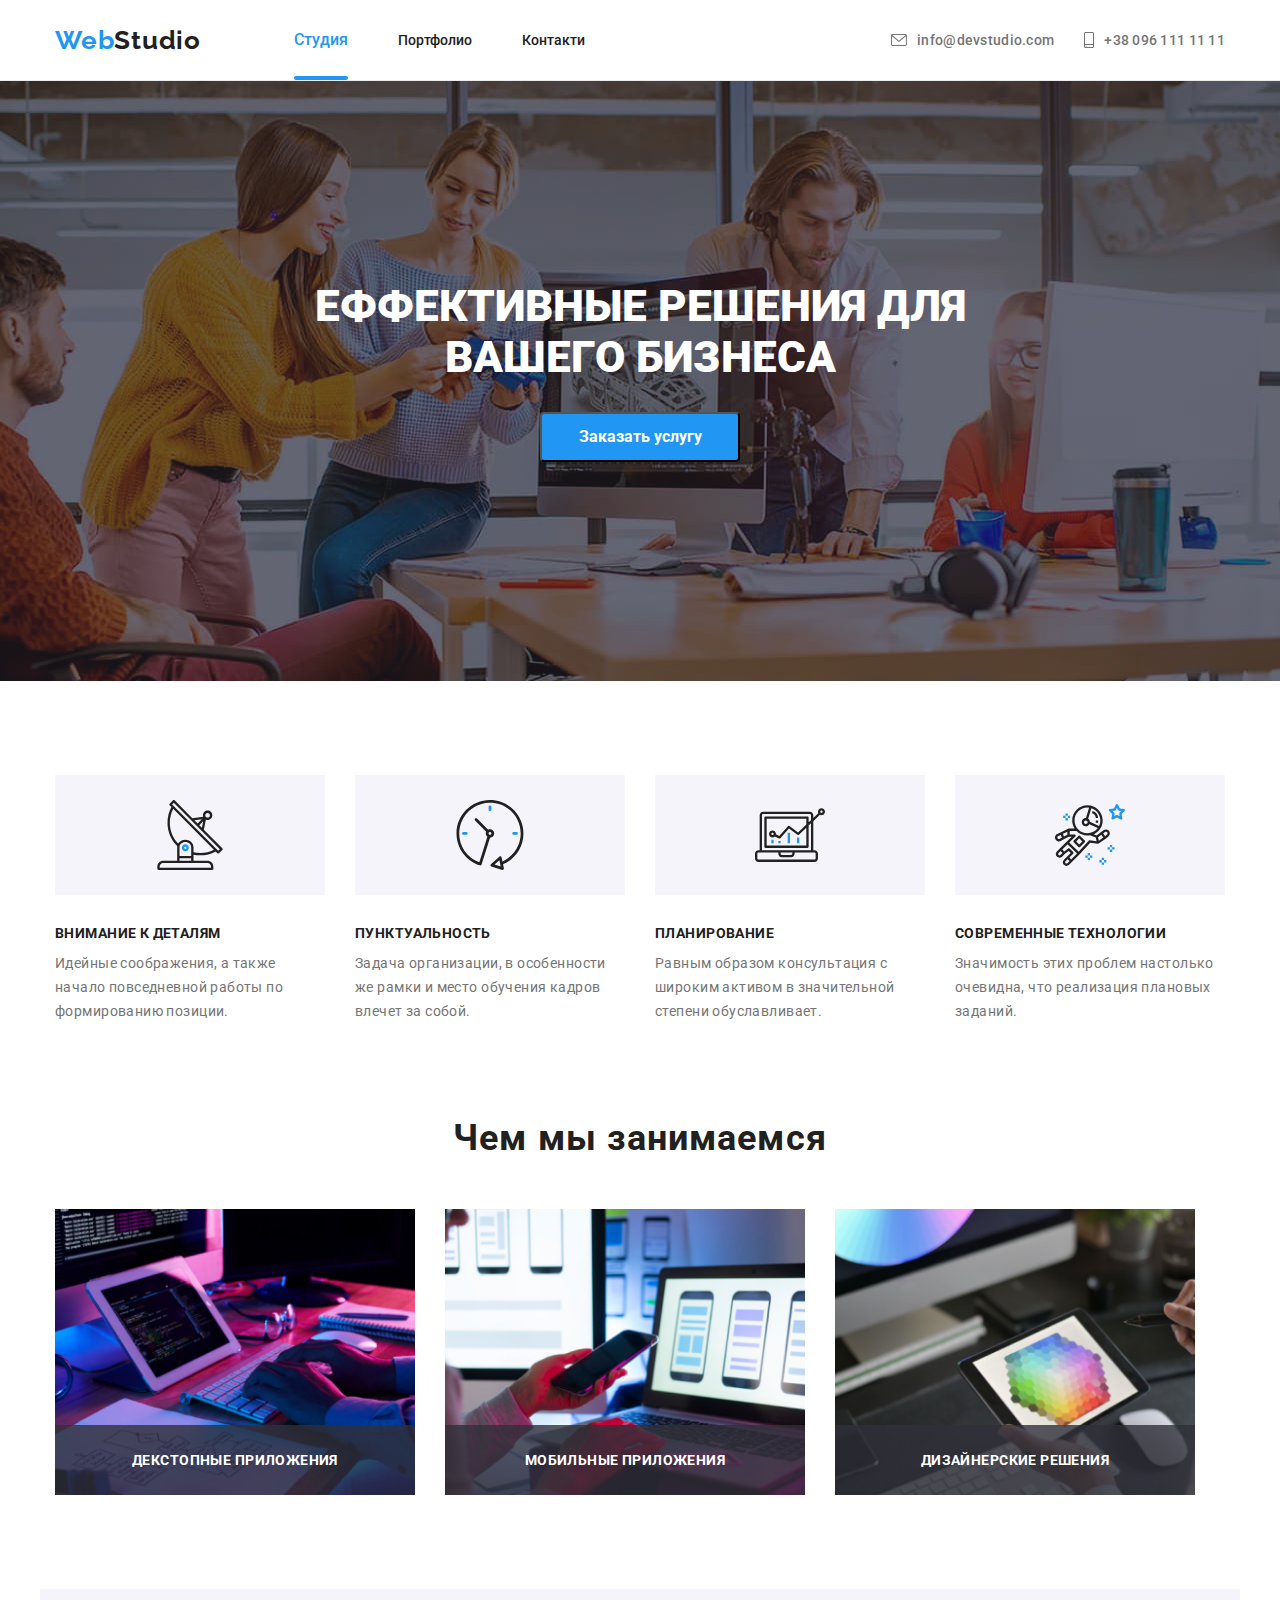
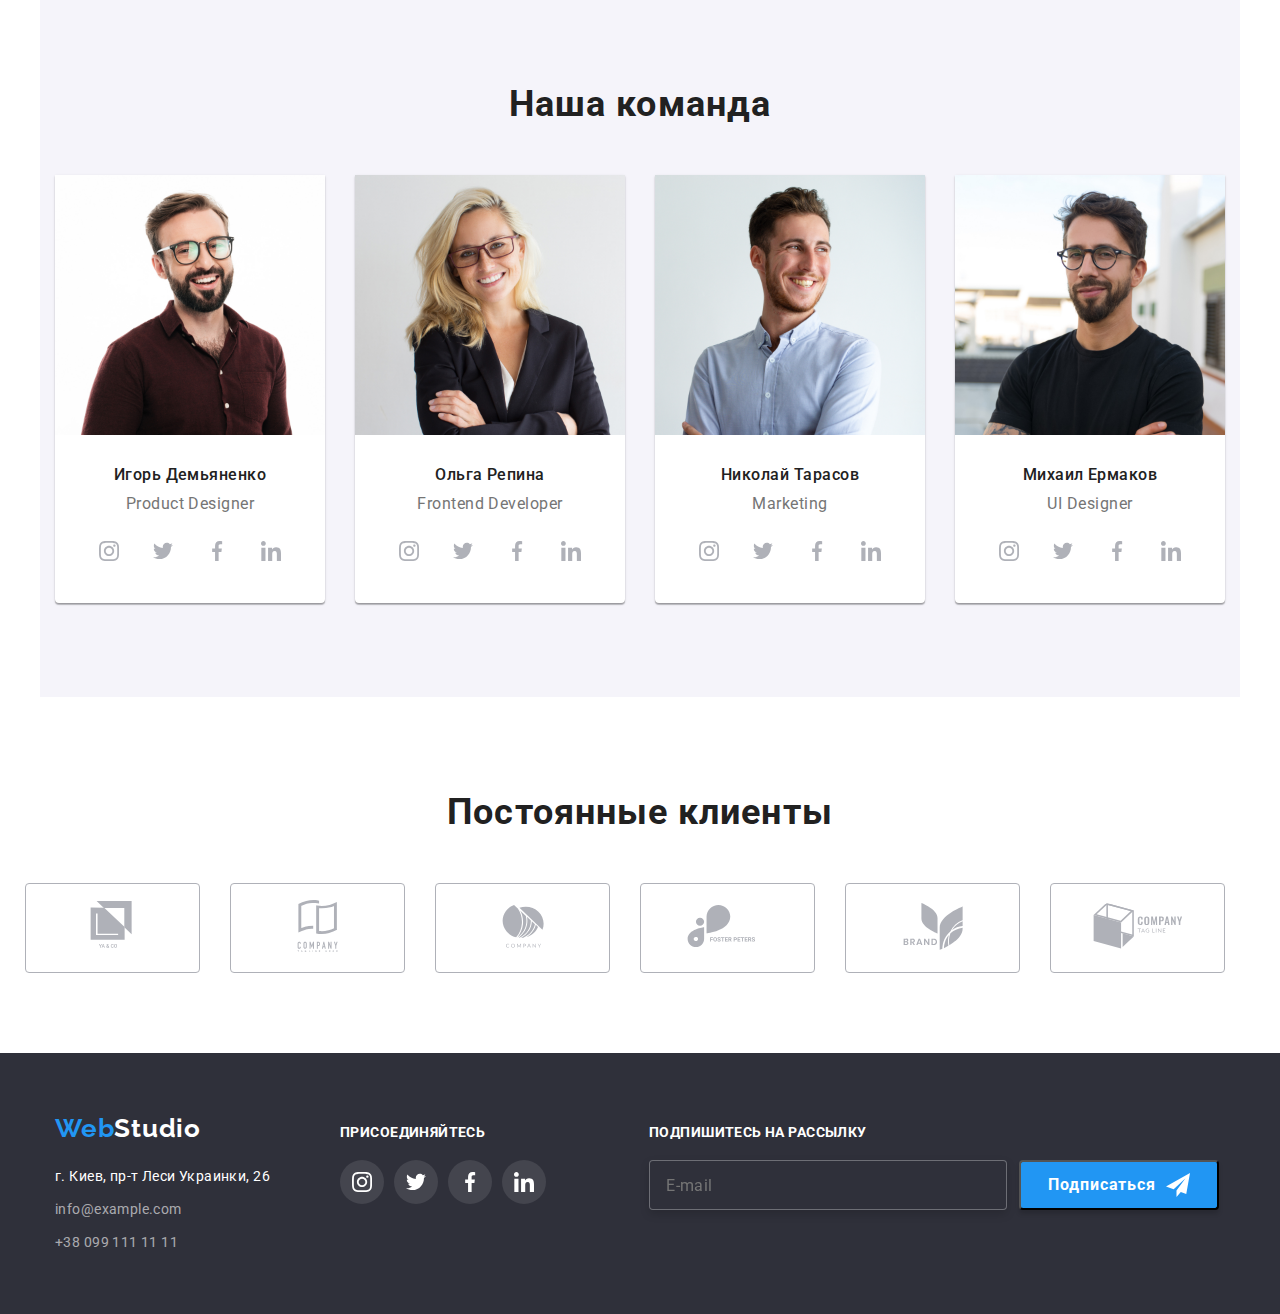
<file: index.html>
<!DOCTYPE html>
<html lang="ru">

<head>
    <meta charset="UTF-8">
    <meta name="viewport" content="width=device-width, initial-scale=1.0">
    <title>WebStudio</title>
    <link
        href="https://fonts.googleapis.com/css2?family=Raleway:wght@700&family=Roboto:wght@400;500;700;900&display=swap"
        rel="stylesheet">
    <link rel="stylesheet" href="./css/normalize.css">
    <link rel="stylesheet" href="./css/style.css">

</head>

<body>

    <!-- Шапка-->
    <header class="header">
        <div class="container-header">
        <nav class="main-nav">
            <a class="logo">Web<span class="text">Studio</span></a>

            <ul class="social-links">
                <li class="item"><a href="" class="links">Студия</a></li>
                <li class="item"><a href="./portfolio.html" class="link">Портфолио</a></li>
                <li class="item"><a href="" class="link">Контакти</a></li>
            </ul>
        
               
        <ul class="social-links-info">
            <li class="item">
                <a href="mailto:info@example.com" class="contacts-mail" aria-label="envelope">
                <svg class="icon" width="16" height="12">
                    <use href="./images/iconssvg/symbol-defs.svg#icon-envelope-hover"></use>
                </svg>
                info@devstudio.com</a>
            </li>
            <li class="item">
                <a href="tel:+380961111111" class="contacts-tel" aria-label="smartphone">
                <svg class="icon" width="10" height="16">
                    <use href="./images/iconssvg/symbol-defs.svg#icon-smartphone"></use>
                </svg>
                +38 096 111 11 11</a>
            </li>
        </ul>
        </nav>
        </div>
    </header>

    <!--Преимущества-->
    <main>
        <section class="hero-overlay">
            <div class="conteiner-hero">
                <h1 class="name">ЕФФЕКТИВНЫЕ РЕШЕНИЯ ДЛЯ ВАШЕГО БИЗНЕСА</h1>
                <button class="current" data-modal-open>Заказать услугу</button>
            </div>
    </section>
    
    <section>
        <div class="conteiner-feature">
        <ul class="card-set">

            <li class="item-set">
                <svg class="list-set" width="70" height="70">
                    <use href="./images/iconssvg/symbol-defs.svg#icon-antenna-1"></use>
                </svg>
                <h3 class="feature">Внимание к деталям</h3>
                <p class="feature-info">Идейные соображения, а также начало повседневной
                    работы по формированию позиции.
                </p>
            </li>

            <li class="item-set">
                <svg class="list-set" width="70" height="70">
                    <use href="./images/iconssvg/symbol-defs.svg#icon-clock"></use>
                </svg>
                <h3 class="feature">Пунктуальность</h3>
                <p class="feature-info">Задача организации,
                    в особенности же рамки и место обучения кадров влечет за собой.
                </p>
            </li>

            <li class="item-set">
                <svg class="list-set" width="70" height="70">
                    <use href="./images/iconssvg/symbol-defs.svg#icon-diagram"></use>
                </svg>
                <h3 class="feature">Планирование</h3>
                <p class="feature-info">Равным образом консультация
                    с широким активом в значительной степени обуславливает.
                </p>
            </li>

            <li class="item-set">
                <svg class="list-set" width="70" height="70">
                    <use href="./images/iconssvg/symbol-defs.svg#icon-astronaut"></use>
                </svg>
                <h3 class="feature">Современные технологии</h3>
                <p class="feature-info">Значимость этих проблем настолько очевидна,
                    что реализация плановых заданий.
                </p>
            </li>
        </ul>
        </div>
    </section>
    

        <!-- Примеры работ-->
        <section>
            <div class="conteiner-main">
            <h2 class="main">Чем мы занимаемся</h2>
            <ul class="card">

                <li class="images">
                    <p class="images-overlay">ДЕКСТОПНЫЕ ПРИЛОЖЕНИЯ</p>
                    <a href="">
                        <img src="./images/img.png" alt="кодирование программы" />
                    </a>
                </li>

                <li class="images">
                    <p class="images-overlay">МОБИЛЬНЫЕ ПРИЛОЖЕНИЯ</p>
                    <a href="">
                        <img src="./images/img(1).png" alt="сопряжение тефефона с ноутбуком" />
                    </a>                   
                </li>

                <li class="images">
                    <p class="images-overlay">ДИЗАЙНЕРСКИЕ РЕШЕНИЯ</p>
                    <a href="">
                        <img src="./images/img(2).png" alt="рисунок на планшете" />
                    </a>                    
                </li>
            </ul>
            </div>
        </section>

        <!-- Команда-->
        <section>
            <div class="conteiner-team">
            <h2 class="main-team">Наша команда</h2>
            <ul class="team-item">

                <li class="team-images">
                    
                        <div class="list-card">
                        <a href="">
                          <img src="./images/img(3).jpg" alt="мужчина в коричневой рубашке и очках" />
                        </a>
                        </div>

                        <div class="team-list">
                          <h3 class="team">Игорь Демьяненко</h3>
                          <p lang="en" class="team-card">Product Designer</p> 
                        
                    
                    <ul class="cocial-link">
                        <li class="cocial-list">
                            <a href="" class="cocial-item">
                                <svg class="icon-svg" width="20" height="20">
                                    <use href="./images/iconssvg/symbol-defs.svg#icon-instagram"></use>
                                </svg>
                            </a>
                        </li>

                        <li class="cocial-list">
                            <a href="" class="cocial-item">
                                <svg class="icon-svg" width="20" height="20">
                                    <use href="./images/iconssvg/symbol-defs.svg#icon-twitter"></use>
                                </svg>
                            </a>
                        </li>

                        <li class="cocial-list">
                            <a href="" class="cocial-item">
                                <svg class="icon-svg" width="20" height="20">
                                    <use href="./images/iconssvg/symbol-defs.svg#icon-facebook"></use>
                                </svg>
                            </a>
                        </li>

                        <li class="cocial-list">
                            <a href="" class="cocial-item">
                                <svg class="icon-svg" width="20" height="20">
                                    <use href="./images/iconssvg/symbol-defs.svg#icon-linkedin"></use>
                                </svg>
                            </a>
                        </li>
                    </ul>
                    </div>
                </li>
               

                <li class="team-images">
                   
                        <div class="list-card">
                        <a href="">
                          <img src="./images/img(4).jpg" alt="женщина в очках и черном пиджаке" />
                        </a>
                        </div>

                        <div class="team-list">
                          <h3 class="team">Ольга Репина</h3>
                          <p lang="en" class="team-card">Frontend Developer</p>  
                        
                    <ul class="cocial-link">
                        <li class="cocial-list">
                            <a href="" class="cocial-item">
                                <svg class="icon-svg" width="20" height="20">
                                    <use href="./images/iconssvg/symbol-defs.svg#icon-instagram"></use>
                                </svg>
                            </a>
                        </li>

                        <li class="cocial-list">
                            <a href="" class="cocial-item">
                                <svg class="icon-svg" width="20" height="20">
                                    <use href="./images/iconssvg/symbol-defs.svg#icon-twitter"></use>
                                </svg>
                            </a>
                        </li>

                        <li class="cocial-list">
                            <a href="" class="cocial-item">
                                <svg class="icon-svg" width="20" height="20">
                                    <use href="./images/iconssvg/symbol-defs.svg#icon-facebook"></use>
                                </svg>
                            </a>
                        </li>
                        
                        <li class="cocial-list">
                            <a href="" class="cocial-item">
                                <svg class="icon-svg" width="20" height="20">
                                    <use href="./images/iconssvg/symbol-defs.svg#icon-linkedin"></use>
                                </svg>
                            </a>
                        </li>
                    </ul>
                    </div>
                </li>

                <li class="team-images">
                    
                        <div class="list-card">
                        <a href="">
                          <img src="./images/img(5).jpg" alt="мужчина в голубой рубашке" />
                        </a>
                        </div>
                        
                        <div class="team-list">
                          <h3 class="team">Николай Тарасов</h3>
                          <p lang="en" class="team-card">Marketing</p> 
                                           
                    <ul class="cocial-link">
                        <li class="cocial-list">
                            <a href="" class="cocial-item">
                                <svg class="icon-svg" width="20" height="20">
                                    <use href="./images/iconssvg/symbol-defs.svg#icon-instagram"></use>
                                </svg>
                            </a>
                        </li>
                        
                        <li class="cocial-list">
                            <a href="" class="cocial-item">
                                <svg class="icon-svg" width="20" height="20">
                                    <use href="./images/iconssvg/symbol-defs.svg#icon-twitter"></use>
                                </svg>
                            </a>
                        </li>
                        
                        <li class="cocial-list">
                            <a href="" class="cocial-item">
                                <svg class="icon-svg" width="20" height="20">
                                    <use href="./images/iconssvg/symbol-defs.svg#icon-facebook"></use>
                                </svg>
                            </a>
                        </li>
                        
                        <li class="cocial-list">
                            <a href="" class="cocial-item">
                                <svg class="icon-svg" width="20" height="20">
                                    <use href="./images/iconssvg/symbol-defs.svg#icon-linkedin"></use>
                                </svg>
                            </a>
                        </li>
                    </ul>
                    </div>
                </li>
                
                <li class="team-images">
                   
                        <div class="list-card">
                        <a href="">
                          <img src="./images/img(6).jpg" alt="мужчина в черной футболке и очках" />
                        </a>
                        </div>

                        <div class="team-list">
                          <h3 class="team">Михаил Ермаков</h3>
                          <p lang="en" class="team-card">UI Designer</p>
                                              
                    <ul class="cocial-link">
                        <li class="cocial-list">
                            <a href="" class="cocial-item">
                                <svg class="icon-svg" width="20" height="20">
                                    <use href="./images/iconssvg/symbol-defs.svg#icon-instagram"></use>
                                </svg>
                            </a>
                        </li>
                        
                        <li class="cocial-list">
                            <a href="" class="cocial-item">
                                <svg class="icon-svg" width="20" height="20">
                                    <use href="./images/iconssvg/symbol-defs.svg#icon-twitter"></use>
                                </svg>
                            </a>
                        </li>
                        
                        <li class="cocial-list">
                            <a href="" class="cocial-item">
                                <svg class="icon-svg" width="20" height="20">
                                    <use href="./images/iconssvg/symbol-defs.svg#icon-facebook"></use>
                                </svg>
                            </a>
                        </li>
                        
                        <li class="cocial-list">
                            <a href="" class="cocial-item">
                                <svg class="icon-svg" width="20" height="20">
                                    <use href="./images/iconssvg/symbol-defs.svg#icon-linkedin"></use>
                                </svg>
                            </a>
                        </li>
                    </ul>
                    </div>
                </li>
            </ul>
            </div>
        </section>

        <!-- Клиенты -->
        <section>
            <div class="conteiner-client">
            <h2 class="client">Постоянные клиенты</h2>

            <ul class="list-client">
                <li class="clients-logo">
                    <a class="list-logo" href="">
                    <svg class="clients-svg" width="170" height="90">
                        <use href="./images/iconssvg/symbol-defs.svg#icon-logo-1"></use>
                    </svg>
                    </a>
                </li>

                <li class="clients-logo">
                    <a class="list-logo" href="">
                    <svg class="clients-svg" width="170" height="90">
                        <use href="./images/iconssvg/symbol-defs.svg#icon-logo-2"></use>
                    </svg>
                    </a>
                </li>

                <li class="clients-logo">
                    <a class="list-logo" href="">
                    <svg class="clients-svg" width="170" height="90">
                        <use href="./images/iconssvg/symbol-defs.svg#icon-logo-3"></use>
                    </svg>
                    </a>
                </li>

                <li class="clients-logo">
                    <a class="list-logo" href="">
                    <svg class="clients-svg" width="170" height="90">
                        <use href="./images/iconssvg/symbol-defs.svg#icon-logo-4"></use>
                    </svg>
                    </a>
                </li>

                <li class="clients-logo">
                    <a class="list-logo" href="">
                    <svg class="clients-svg" width="170" height="90">
                        <use href="./images/iconssvg/symbol-defs.svg#icon-logo-5"></use>
                    </svg>
                    </a>
                </li>

                <li class="clients-logo">
                    <a class="list-logo" href="">
                    <svg class="clients-svg" width="170" height="90">
                        <use href="./images/iconssvg/symbol-defs.svg#icon-logo-6"></use>
                    </svg>
                    </a>
                </li>
            </ul>
            </div>

        </section>
    </main>

    <!-- Подвал-->
    <footer class="footer">
        <div class="conteiner-info">
        <div class="conteiner-footer">
            <a class="logo-footer">Web<span class="span">Studio</span></a>
        
            <address class="address-link">
            
                <p class="link-info address">г. Киев, пр-т Леси Украинки, 26</p>
            
                <p class="link-info">
                    <a href="mailto:info@example.com" class="info">info@example.com</a>
                </p>
            
                <p class="link-info">
                    <a href="tel:+380991111111" class="info">+38 099 111 11 11</a>
                </p>
            </address>
        </div>

            <div class="cocial-icons">
                <h3 class="info-text">ПРИСОЕДИНЯЙТЕСЬ</h3>
            
                <ul class="list-info">
                    <li class="icon-list">
                        <a class="cocial-info" href="">
                            <svg class="icons-svg" width="20" height="20">
                                <use href="./images/iconssvg/symbol-defs.svg#icon-instagram"></use>
                            </svg>
                        </a>
                    </li>
            
                    <li class="icon-list">
                        <a class="cocial-info" href="">
                            <svg class="icons-svg" width="20" height="20">
                                <use href="./images/iconssvg/symbol-defs.svg#icon-twitter"></use>
                            </svg>
                        </a>
                    </li>
            
                    <li class="icon-list">
                        <a class="cocial-info" href="">
                            <svg class="icons-svg" width="20" height="20">
                                <use href="./images/iconssvg/symbol-defs.svg#icon-facebook"></use>
                            </svg>
                        </a>
                    </li>
            
                    <li class="icon-list">
                        <a class="cocial-info" href="">
                            <svg class="icons-svg" width="20" height="20">
                                <use href="./images/iconssvg/symbol-defs.svg#icon-linkedin"></use>
                            </svg>
                        </a>
                    </li>
                </ul>
            </div>  
            
            <div>
                <h3 class="text-info">ПОДПИШИТЕСЬ НА РАССЫЛКУ</h3>
                <div class="form">
                <label>
                    <input class="email" name="email" type="text" placeholder="E-mail" />
                </label>
                <button class="button" type="submit">
                    <span class="text-foot">Подписаться</span>
                    <svg class="telega" width="24" height="24">
                        <use href="./images/iconssvg/symbol-defs.svg#icon-icon-send-1"></use>
                    </svg>
                </button>
                </div>
            </div>
            </div>
    </footer>

<div class="backdrop is-hidden" data-modal>
    <div class="modal">
        <button class="data-modal-close" data-modal-close>
            <svg width="18" height="18">
                <use href="./images/iconssvg/symbol-defs.svg#icon-close-black-18dp-2-1"></use>
            </svg>
        </button>
    
            <form class="modal-form">
                <h2 class="text-modal">Оставьте свои данные, мы вам перезвоним</h2>
                <div class="form-info">
                    <label for="name">Имя</label>
                    <div class="input-modal">
                        <input type="text" class="form-focus form-input" name="name" id="name" />
                        <svg class="form-icon" width="18" height="18">
                            <use href="./images/iconssvg/symbol-defs.svg#icon-person-black-18dp-1-1"></use>
                        </svg>
                    </div>
                </div>
    
                <div class="form-info">
                    <label for="tel">Телефон</label>
                    <div class="input-modal">
                        <input type="tel" class="form-input" name="tel" id="tel" />
                        <svg class="form-icon" width="18" height="18">
                            <use href="./images/iconssvg/symbol-defs.svg#icon-phone-black-18dp-1-1"></use>
                        </svg>
                    </div>
                </div>
    
                <div class="form-info">
                    <label for="mail">Почта</label>
                    <div class="input-modal">
                        <input type="email" class="form-input" name="mail" id="mail" />
                        <svg class="form-icon" width="18px" height="18px">
                            <use href="./images/iconssvg/symbol-defs.svg#icon-email-black-18dp-1-1"></use>
                        </svg>
                    </div>
                </div>
    
                <div class="form-info">
                    <label for="comment">Коментарий</label>
                    <textarea name="comment" id="comment" placeholder="Введите текст" class="textarea"></textarea>
                </div>
    
                <div class="form-policy">
                    <label class="check">
                        <input class="input-check" type="checkbox" checked />
                        <svg class="check-icon" width="16" height="15">
                            <use href="./images/iconssvg/symbol-defs.svg#icon-icon-check-1"></use>
                        </svg>
                        Соглашаюсь с рассылкой и принимаю <a href="" class="span-text">Условия договора</a>
                    </label>
                </div>
                <button class="button-clik" type="submit">Отправить</button>
            </form>
        </div>
    </div>

<script src="./js/modal.js"></script>
</body>

</html>
</file>
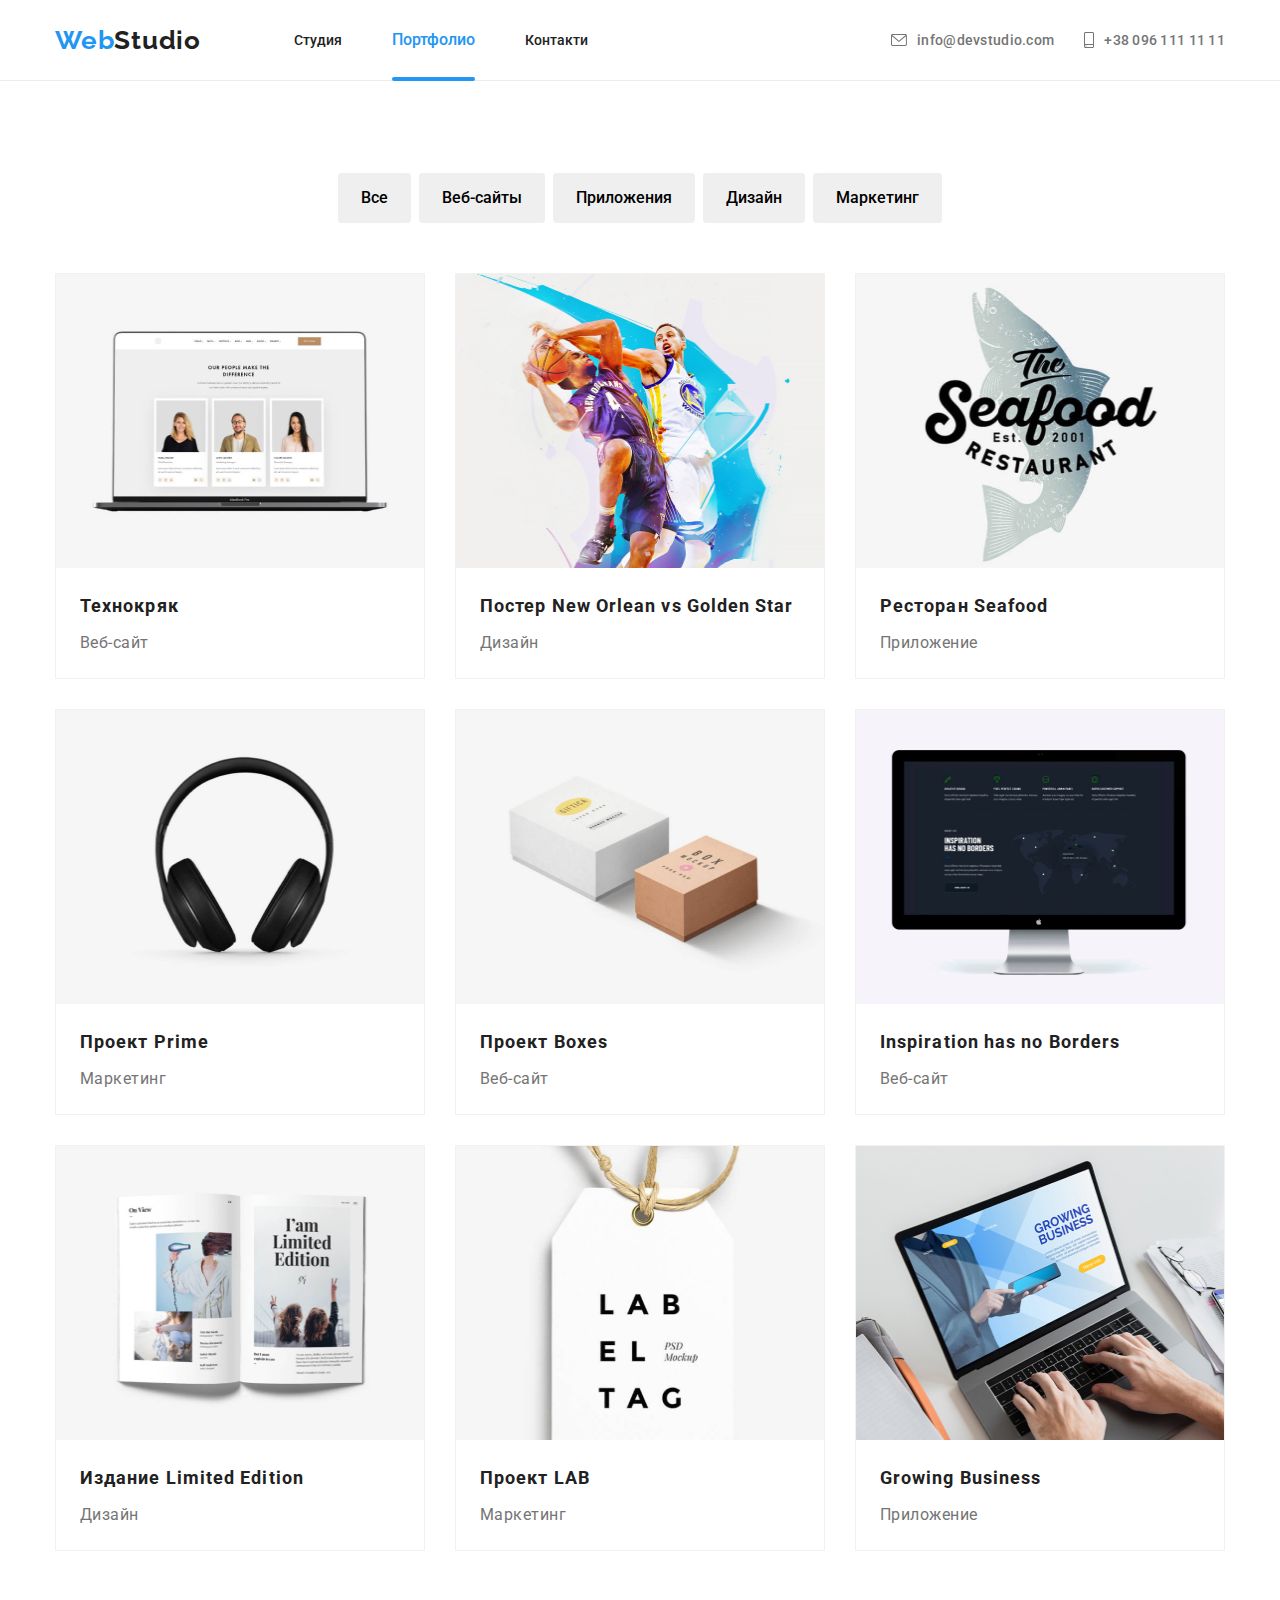
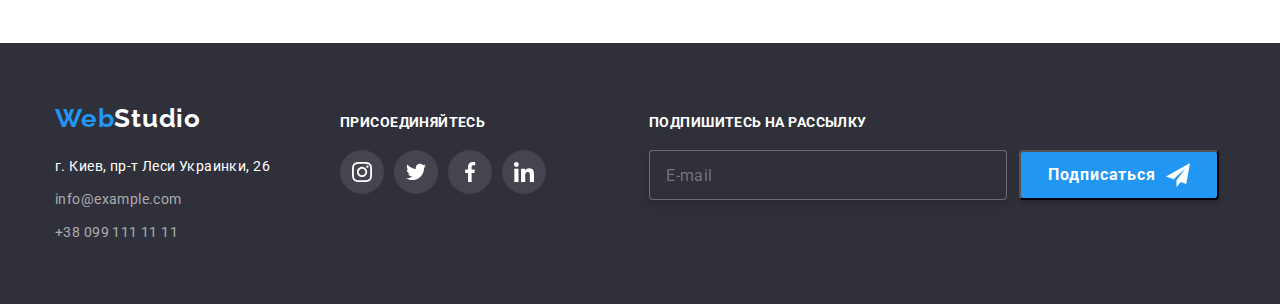
<file: portfolio.html>
<!DOCTYPE html>
<html lang="ru">

<head>
    <meta charset="UTF-8">
    <meta name="viewport" content="width=device-width, initial-scale=1.0">
    <title>portfolio</title>
    <link
        href="https://fonts.googleapis.com/css2?family=Raleway:wght@700&family=Roboto:wght@400;500;700;900&display=swap"
        rel="stylesheet">
    <link rel="stylesheet" href="./css/normalize.css">
    <link rel="stylesheet" href="./css/style.css">

</head>

<body>

    <!-- Шапка-->

    <header class="header">
        <div class="container-header">
            <nav class="main-nav">
                <a class="logo">Web<span class="text">Studio</span></a>
    
                <ul class="social-links">
                    <li class="item"><a href="./index.html" class="link">Студия</a></li>
                    <li class="item"><a href="" class="link-current">Портфолио</a></li>
                    <li class="item"><a href="" class="link">Контакти</a></li>
                </ul>
            
    
        <ul class="social-links-info">
            <li class="item">
                <a href="mailto:info@example.com" class="contacts-mail" aria-label="envelope">
                    <svg class="icon" width="16" height="12">
                        <use href="./images/iconssvg/symbol-defs.svg#icon-envelope-hover"></use>
                    </svg>
                    info@devstudio.com</a>
            </li>
            <li class="item">
                <a href="tel:+380961111111" class="contacts-tel" aria-label="smartphone">
                    <svg class="icon" width="10" height="16">
                        <use href="./images/iconssvg/symbol-defs.svg#icon-smartphone"></use>
                    </svg>
                    +38 096 111 11 11</a>
            </li>
        </ul>
            </nav>
        </div>
    </header>

    <!--Портфолио-->
    <main>

        <section class="portfolio">
            <div class="conteiner-portfolio">
            <h1 class="none">Портфолио</h1>

            <ul class="list-button">
                <li class="section-button">
                    <a class="list-list" href=""><button class="section-btn">Все</button></a>
                </li>

                <li class="section-button">
                    <a class="list-list" href=""><button class="section-btn">Веб-сайты</button></a>
                </li>

                <li class="section-button">
                    <a class="list-list" href=""><button class="section-btn">Приложения</button></a>
                </li>

                <li class="section-button">
                    <a class="list-list" href=""><button class="section-btn">Дизайн</button></a>
                </li>

                <li class="section-button">
                    <a class="list-list" href=""><button class="section-btn">Маркетинг</button></a>
                </li>
            </ul>

            <ul class="list-portfolio">
                <li class="card-portfolio">
                    <a  class="art-card" href="">
                        <div class="card-list">
                            <img src="./images/portfolio.img/img.jpg" alt="ноутбук" />
                        <div class="portfolio-overlay">
                        <p class="text-overlay">Технокряк это современная площадка распространения коронавируса. Компании используют эту
                            платформу для цифрового
                            шпионажа и атак на защищённые сервера конкурентов.
                        </p>
                        </div>
                        </div>


                        <div class="card-item">
                            <h2 class="portfolio-info">Технокряк</h2>
                            <p class="portfolio-finger">Веб-сайт</p>
                        </div>
                        
                    </a>
                </li>

                <li class="card-portfolio">
                    <a href="" class="art-card">
                        <div class="card-list">
                            <img src="./images/portfolio.img/img(1).jpg" alt="баскетболисты" />
                        <div class="portfolio-overlay">
                            <p class="text-overlay">Lorem</p>
                        </div>
                        </div>
                    
                        <div class="card-item">
                            <h2 lang="en" class="portfolio-info">Постер New Orlean vs Golden Star</h2>
                            <p class="portfolio-finger">Дизайн</p>
                        </div>
                    </a>
                </li>

                <li class="card-portfolio">
                    <a href="" class="art-card">
                        <div class="card-list">
                            <img src="./images/portfolio.img/img(2).jpg" alt="марка" />
                        <div class="portfolio-overlay">
                            <p class="text-overlay">Lorem</p>
                        </div>
                        </div>
                   
                        <div class="card-item">
                            <h2 lang="en" class="portfolio-info">Ресторан Seafood</h2>
                            <p class="portfolio-finger">Приложение</p>
                        </div>
                    </a>
                </li>

                <li class="card-portfolio">
                    <a href="" class="art-card">
                        <div class="card-list">
                            <img src="./images/portfolio.img/img(3).jpg" alt="наушники" />
                        <div class="portfolio-overlay">
                            <p class="text-overlay">Lorem</p>
                        </div>
                        </div>                    

                        <div class="card-item">
                            <h2 lang="en" class="portfolio-info">Проект Prime</h2>
                            <p class="portfolio-finger">Маркетинг</p>
                        </div>
                    </a>
                </li>

                <li class="card-portfolio">
                    <a href="" class="art-card">
                        <div class="card-list">
                            <img src="./images/portfolio.img/img(4).jpg" alt="две коробки" />
                        <div class="portfolio-overlay">
                            <p class="text-overlay">Lorem</p>
                        </div>
                        </div>
                    
                        <div class="card-item">
                            <h2 lang="en" class="portfolio-info">Проект Boxes</h2>
                            <p class="portfolio-finger">Веб-сайт</p>
                        </div>
                    </a>
                </li>

                <li class="card-portfolio">
                    <a href="" class="art-card">
                        <div class="card-list">
                            <img src="./images/portfolio.img/img(5).jpg" alt="монитор компьютера" />
                        <div class="portfolio-overlay">
                            <p class="text-overlay">Lorem</p>
                        </div>
                        </div>

                        <div class="card-item">
                            <h2 lang="en" class="portfolio-info">Inspiration has no Borders</h2>
                            <p class="portfolio-finger">Веб-сайт</p>
                        </div>
                    </a>
                </li>

                <li class="card-portfolio">
                    <a href="" class="art-card">
                        <div class="card-list">
                            <img src="./images/portfolio.img/img(6).jpg" alt="журнал" />
                        <div class="portfolio-overlay">
                            <p class="text-overlay">Lorem</p>
                        </div>
                        </div>

                        <div class="card-item">
                            <h2 lang="en" class="portfolio-info">Издание Limited Edition</h2>
                            <p class="portfolio-finger">Дизайн</p>
                        </div>
                    </a>
                </li>

                <li class="card-portfolio">
                    <a href="" class="art-card">
                        <div class="card-list">
                            <img src="./images/portfolio.img/img(7).jpg" alt="бирка" />
                        <div class="portfolio-overlay">
                            <p class="text-overlay">Lorem</p>
                        </div>
                        </div>                    

                        <div class="card-item">
                            <h2 lang="en" class="portfolio-info">Проект LAB</h2>
                            <p class="portfolio-finger">Маркетинг</p>
                        </div>
                    </a>
                </li>

                <li class="card-portfolio">
                    <a href="" class="art-card">
                        <div class="card-list">
                            <img src="./images/portfolio.img/img(8).jpg" alt="работа за ноутбуком" />
                        <div class="portfolio-overlay">
                            <p class="text-overlay">Lorem</p>
                        </div>
                        </div>                    

                        <div class="card-item">
                            <h2 lang="en" class="portfolio-info">Growing Business</h2>
                            <p class="portfolio-finger">Приложение</p>
                        </div>
                    </a>
                </li>
            </ul>
            </div>
        </section>
    </main>

    <!-- Подвал-->

<footer class="footer">
    <div class="conteiner-info">
        <div class="conteiner-footer">
            <a class="logo-footer">Web<span class="span">Studio</span></a>

            <address class="address-link">

                <p class="link-info address">г. Киев, пр-т Леси Украинки, 26</p>

                <p class="link-info">
                    <a href="mailto:info@example.com" class="info">info@example.com</a>
                </p>

                <p class="link-info">
                    <a href="tel:+380991111111" class="info">+38 099 111 11 11</a>
                </p>
            </address>
        </div>

        <div class="cocial-icons">
            <h3 class="info-text">ПРИСОЕДИНЯЙТЕСЬ</h3>

            <ul class="list-info">
                <li class="icon-list">
                    <a href="" class="cocial-info">
                        <svg class="icons-svg" width="20" height="20">
                            <use href="./images/iconssvg/symbol-defs.svg#icon-instagram"></use>
                        </svg>
                    </a>
                </li>

                <li class="icon-list">
                    <a href="" class="cocial-info">
                        <svg class="icons-svg" width="20" height="20">
                            <use href="./images/iconssvg/symbol-defs.svg#icon-twitter"></use>
                        </svg>
                    </a>
                </li>

                <li class="icon-list">
                    <a href="" class="cocial-info">
                        <svg class="icons-svg" width="20" height="20">
                            <use href="./images/iconssvg/symbol-defs.svg#icon-facebook"></use>
                        </svg>
                    </a>
                </li>

                <li class="icon-list">
                    <a href="" class="cocial-info">
                        <svg class="icons-svg" width="20" height="20">
                            <use href="./images/iconssvg/symbol-defs.svg#icon-linkedin"></use>
                        </svg>
                    </a>
                </li>
            </ul>
        </div>
        
        <form>
            <h3 class="text-info">ПОДПИШИТЕСЬ НА РАССЫЛКУ</h3>
            <div class="form">
                <label>
                    <input class="email" name="email" type="text" placeholder="E-mail" />
                </label>
                <button class="button" type="submit">
                    <span class="text-foot">Подписаться</span>
                    <svg class="telega" width="24" height="24">
                        <use href="./images/iconssvg/symbol-defs.svg#icon-icon-send-1"></use>
                    </svg>
                </button>
            </div>
        </form>
    </div>
</footer>


</body>

</html>
</file>
<file: css/style.css>
:root {
  --white-text: rgba(255, 255, 255, 1);
  --blue-text: rgba(33, 150, 243, 1);
  --black-text: rgba(33, 33, 33, 1);
  --pepel-text: rgba(117, 117, 117, 1);
  --pepel-text-opacity: rgba(117, 117, 117, 0.5);
  --background-section-one: rgba(47, 48, 58, 1);
  --background-section-four: rgba(245, 244, 250, 1);
  --footer-adress: rgba(255, 255, 255, 0.6);
  --white-list: rgba(255, 255, 255, 1);

  --border: rgba(236, 236, 236, 1);
  --border-card: rgba(238, 238, 238, 0.8);
  --header-backgraund: rgba(255, 255, 255, 0.1);
  --backgraund-border: rgba(255, 255, 255, 0.3);

  /* icon */

  --icon-cocial: rgba(175, 177, 184, 1);
  --icon-background: rgba(245, 244, 250, 1);

  --overlay: rgba(0, 0, 0, 0.2);
  --label: rgba(47, 48, 58, 0.8);
  --linear-gradient: rgba(47, 48, 58, 0.4);
  --hover-overlay: rgba(33, 150, 243, 0.9);
  --time: 250ms;
  --cubic: cubic-bezier(0.4, 0, 0.2, 1);
  --border-modal: rgba(33, 33, 33, 0.2);
  --button-clik: rgba(24, 140, 232, 1);
}

body {
  color: var(--black-text);
  font-family: Roboto, sans-serif;
}

h1,
h2,
h3,
h4,
h5,
h6,
p {
  margin: 0;
}

img {
  display: block;
  width: 100%;
  height: 100%;
}

/* header */

.header {
  border-bottom: 1px solid var(--border);
}

.container-header {
  width: 1200px;
  padding-left: 15px;
  padding-right: 15px;
  margin-left: auto;
  margin-right: auto;
  align-items: center;
}

.main-nav {
  display: flex;
  align-items: center;
  margin-bottom: 0;
}

.social-links {
  display: flex;
  margin: 0;
  margin-left: 93px;
}

.social-links .links::after,
.social-links .link-current::after {
  content: '';
  display: flex;
  width: 100%;
  height: 4px;
  position: absolute;
  bottom: 0;
  left: 0;
  border-radius: 2px;
  background-color: var(--blue-text);
  transform: translateY(1px);
  transition: fill var(--time) var(--cubic);
}

.social-links > .item:not(:last-child) {
  margin-right: 50px;
}

.logo {
  color: var(--blue-text);
  font-family: Raleway, sans-serif;
  font-weight: 700;
  font-size: 26px;
  line-height: 31px;
  letter-spacing: 0.03em;

  padding-top: 25px;
  padding-bottom: 24px;
}

.text {
  font-family: Raleway, sans-serif;
  color: var(--black-text);
  letter-spacing: 0.03em;
}

.social-links .link {
  color: var(--black-text);
  font-style: normal;
  font-weight: 500;
  font-size: 14px;
  cursor: pointer;
  transition-property: color;
  transition-duration: var(--time);
  transition-timing-function: var(--cubic);
}

.social-links .link:hover,
.social-links .link:focus {
  color: var(--blue-text);
  background: var(--white-text);
  text-decoration: none;
  transform: translateY(1px);
}

.social-links .current {
  color: var(--blue-text);
}

.links,
.link {
  font-style: normal;
  font-weight: 500;
  cursor: pointer;
  color: var(--blue-text);
  padding-bottom: 30px;
  position: relative;
  transition: fill var(--time) var(--cubic);
}

.link-current {
  font-style: normal;
  font-weight: 500;
  cursor: pointer;
  color: var(--blue-text);
  position: relative;
  padding-bottom: 31px;
}

.social-links-info {
  display: flex;
  margin-left: auto;
}

.item .icon {
  margin-right: 10px;
  align-items: center;
  fill: var(--pepel-text);
  transition-property: fill;
  transition-duration: var(--time);
  transition-timing-function: var(--cubic);
}

.social-links-info > .item:not(:last-child) {
  margin-right: 30px;
}

.icon:focus {
  fill: var(--blue-text);
}

.contacts-mail {
  display: flex;
  align-items: center;
  font-style: normal;
  font-weight: 500;
  font-size: 14px;
  line-height: 16px;
  letter-spacing: 0.02em;
  color: var(--pepel-text);
  cursor: pointer;
}

.contacts-tel {
  display: flex;
  align-items: center;
  font-style: normal;
  font-weight: 500;
  font-size: 14px;
  line-height: 16px;
  letter-spacing: 0.02em;
  color: var(--pepel-text);
}

.item .contacts-mail:focus,
.item .contacts-tel:focus {
  color: var(--blue-text);
}

.item .contacts-mail,
.item .contacts-tel {
  transition-property: color;
  transition-duration: var(--time);
  transition-timing-function: var(--cubic);
}

.social-links-info .contacts-mail:focus .icon,
.social-links-info .contacts-tel:focus .icon {
  fill: var(--blue-text);
}

.social-links-info .item:hover .contacts-mail,
.social-links-info .item:focus .contacts-mail,
.social-links-info .item:hover .contacts-tel,
.social-links-info .item:focus .contacts-tel {
  color: var(--blue-text);
}

.social-links-info .item:hover .icon,
.social-links-info .item:focus .icon {
  fill: var(--blue-text);
}

/* hero */

.hero-overlay {
  max-width: 1600px;
  height: 600px;
  margin-left: auto;
  margin-right: auto;
  background-image: linear-gradient(
      to right,
      rgba(47, 48, 58, 0.4),
      rgba(47, 48, 58, 0.4)
    ),
    url(../images/header.jpg);
  background-repeat: no-repeat;
  background-size: auto;
  background-position: center;
}

.backdrop {
  position: fixed;
  top: 0;
  left: 0;
  width: 100%;
  height: 100%;
  background-color: var(--overlay);
  opacity: 1;
  transition: opacity 250ms cubic-bezier(0.4, 0, 0.2, 1);
}

.backdrop.is-hidden {
  opacity: 0;
  pointer-events: none;
}

.backdrop.is-hidden .modal {
  transform: scale(1.1) translate(-50%, -50%);
}

.modal {
  display: flex;
  flex-direction: column;
  position: absolute;
  content: '';

  top: 50%;
  left: 50%;

  width: 528px;
  padding: 40px;
  margin: 8px;
  background-color: var(--white-list);
  transform: scale(1) translate(-50%, -50%);
  transition: transform 250ms cubic-bezier(0.4, 0, 0.2, 1);
  box-shadow: 0px 1px 3px rgba(0, 0, 0, 0.12), 0px 1px 1px rgba(0, 0, 0, 0.14),
    0px 2px 1px rgba(0, 0, 0, 0.2);
  border-radius: 4px;
}

.data-modal-close {
  position: absolute;
  display: flex;
  justify-content: center;
  align-items: center;
  right: 8px;
  bottom: 93%;
  width: 30px;
  height: 30px;
  border-radius: 50%;
  border: 1px solid rgba(0, 0, 0, 0.1);
  box-sizing: border-box;
  cursor: pointer;
  transition-property: fill;
  transition-duration: var(--time);
  transition-timing-function: var(--cubic);
}

.data-modal-close:focus,
.data-modal-close:hover {
  fill: var(--blue-text);
}

.text-modal {
  font-style: normal;
  font-weight: bold;
  font-size: 20px;
  line-height: 23px;
  text-align: center;
  letter-spacing: 0.03em;
  margin-bottom: 12px;
}

.form-info {
  margin-bottom: 10px;
  display: flex;
  flex-direction: column;
}

.form-info label {
  margin-bottom: 4px;
  color: var(--pepel-text);
  font-style: normal;
  font-weight: normal;
  font-size: 12px;
  line-height: 14px;
  letter-spacing: 0.01em;
}

.input-modal {
  content: '';
  position: relative;
}

.form-input {
  border: 1px solid var(--border-modal);
  box-sizing: border-box;
  border-radius: 4px;
  padding-left: 35px;
  height: 40px;
  width: 100%;
  cursor: pointer;
  transition-property: border;
  transition-duration: var(--time);
  transition-timing-function: var(--cubic);
  outline: none;
}

.form-input:focus + .form-icon,
.form-input:hover + .form-icon {
  fill: var(--blue-text);
}

.form-input:focus,
.form-input:hover {
  border: 1px solid var(--blue-text);
}

.form-icon {
  position: absolute;

  left: 15px;
  top: 50%;
  transform: translateY(-50%);

  transition-property: fill;
  transition-duration: var(--time);
  transition-timing-function: var(--cubic);
}

.textarea {
  resize: none;
  width: 448px;
  height: 120px;
  padding: 12px 16px;
  margin-bottom: 20px;
  border-radius: 4px;
  border: 1px solid var(--border-modal);

  color: var(--pepel-text-opacity);

  font-style: normal;
  font-weight: normal;
  font-size: 14px;
  line-height: 16px;
  letter-spacing: 0.01em;
  cursor: pointer;
  outline: none;
}

.form-info:focus > textarea,
.form-info:hover > textarea {
  border: 1px solid var(--blue-text);
}

.form-policy {
  margin-bottom: 30px;

  color: var(--pepel-text);
  font-style: normal;
  font-weight: normal;
  font-size: 14px;
  line-height: 24px;
  letter-spacing: 0.03em;
  text-align: center;
}

.span-text {
  display: flex;
  text-decoration-line: underline;
  color: var(--blue-text);
}

.check {
  display: flex;
  align-items: center;
  justify-content: center;
  cursor: pointer;
}

.input-check:checked + .check-icon {
  background-color: var(--blue-text);
  background-image: url(../images/iconssvg/symbol-defs.svg#icon-icon-check-1);
  background-size: contain;
  border-color: var(--blue-text);
  border-radius: 2px;
}

.check-icon {
  display: inline-block;
  margin-right: 9px;
  border: 2px solid var(--black-text);
  fill: var(--white-text);
}

.input-check {
  -webkit-appearance: none;
  -moz-appearance: none;
  appearance: none;
  position: absolute;
}

.button-clik {
  font-style: normal;
  font-weight: bold;
  font-size: 16px;
  line-height: 30px;
  width: 200px;
  height: 50px;
  margin: 30px 125px 29px 123px;

  display: flex;
  justify-content: center;
  align-items: center;
  text-align: center;
  border: 0;
  letter-spacing: 0.06em;
  color: var(--white-text);
  background-color: var(--blue-text);
  box-shadow: 0px 4px 4px rgba(0, 0, 0, 0.15);
  border-radius: 4px;
  cursor: pointer;

  transition-property: background-color;
  transition-duration: var(--time);
  transition-timing-function: var(--cubic);
}

.button-clik:focus,
.button-clik:hover {
  background-color: var(--button-clik);
}

.hero {
  background: var(--background-section-one);

  padding-left: 15px;
  padding-right: 15px;
  margin-left: auto;
  margin-right: auto;
  align-items: center;
}

.conteiner-hero {
  text-align: center;
  padding-top: 200px;
  padding-bottom: 200px;
  width: 1200px;
  margin: 0 auto;
}

.name {
  font-style: normal;
  font-weight: 900;
  font-size: 44px;
  color: var(--white-text);
  max-width: 696px;
  margin: auto;
}

.current {
  font-style: normal;
  font-weight: bold;
  font-size: 16px;
  color: var(--white-text);
  background: var(--blue-text);

  display: flex;
  justify-content: center;
  align-items: center;
  height: 50px;
  width: 200px;
  margin-top: 30px;
  padding-top: 10px;
  padding-bottom: 10px;
  margin-left: auto;
  margin-right: auto;
  border-radius: 4px;
}

/* критерии */

.feature {
  font-style: normal;
  font-weight: bold;
  font-size: 14px;
  line-height: 16px;
  letter-spacing: 0.03em;
  text-transform: uppercase;
  color: var(--black-text);
}

.conteiner-feature {
  width: 1200px;
  padding-left: 15px;
  padding-right: 15px;
  padding-top: 94px;
  margin-left: auto;
  margin-right: auto;
}

.card-set {
  display: flex;
  flex-wrap: wrap;
  margin-top: 0;
  margin-bottom: 0;
  padding-left: 0;
  margin-right: -30px;
}

.item-set {
  flex-basis: calc(100% / 4 - 30px);
  margin-right: 30px;
}

.item-set h3 {
  margin-top: 0;
  margin-bottom: 10px;
  font-size: 14px;
}

.item-set p {
  width: 270px;
}

.feature-info {
  font-style: normal;
  font-weight: normal;
  font-size: 14px;
  line-height: 24px;
  letter-spacing: 0.03em;
  color: var(--pepel-text);
}

.list-set {
  display: flex;
  width: 270px;
  height: 120px;
  background-color: var(--icon-background);
  padding: 25px 100px;
  margin-bottom: 30px;
}

/* main */

.main {
  font-style: normal;
  font-weight: bold;
  font-size: 36px;
  line-height: 42px;
  letter-spacing: 0.03em;
  color: var(--black-text);
  margin-bottom: 50px;
  text-align: center;
}

.conteiner-main {
  width: 1200px;
  padding-left: 15px;
  padding-right: 15px;
  padding-top: 94px;
  padding-bottom: 94px;
  margin-left: auto;
  margin-right: auto;
}

.card {
  display: flex;
  flex-wrap: wrap;
  margin-top: 0;
  margin-bottom: 0;
  padding-left: 0;

  margin-right: 0;
}

.images {
  flex-basis: calc(100% / 3 - 30px);
  margin-right: 30px;

  position: relative;
}

.images .images-overlay {
  position: absolute;
  width: 100%;
  height: auto;
  bottom: 0;
  padding-top: 27px;
  padding-bottom: 27px;
  font-style: normal;
  font-weight: bold;
  font-size: 14px;
  line-height: 16px;
  text-align: center;
  letter-spacing: 0.03em;
  text-transform: uppercase;
  color: var(--white-text);
  background-color: var(--label);
}

/* команда */

.conteiner-team {
  width: 1200px;
  padding-left: 15px;
  padding-right: 15px;
  padding-top: 94px;
  padding-bottom: 94px;
  margin-left: auto;
  margin-right: auto;
  background: var(--background-section-four);
}

.main-team {
  font-style: normal;
  font-weight: bold;
  font-size: 36px;
  line-height: 42px;
  letter-spacing: 0.03em;
  color: var(--black-text);
  text-align: center;
  margin-bottom: 50px;
}

.team-item {
  display: flex;
  flex-wrap: wrap;
  padding-left: 0;
  margin-right: -30px;
  margin-top: 0;
  margin-bottom: 0;
}

.team-images {
  background: var(--white-list);
  margin-right: 30px;
  flex-basis: calc(100% / 4 - 30px);
  border-radius: 0px 0px 4px 4px;
  box-shadow: 0px 1px 3px rgba(0, 0, 0, 0.12), 0px 1px 1px rgba(0, 0, 0, 0.14),
    0px 2px 1px rgba(0, 0, 0, 0.2);
}

.team-list {
  text-align: center;
  padding: 30px 32px;
}

.team {
  font-style: normal;
  font-weight: 500;
  font-size: 16px;
  line-height: 19px;
  letter-spacing: 0.03em;
  color: var(--black-text);
  margin-bottom: 10px;
}

.team-card {
  font-style: normal;
  font-weight: normal;
  font-size: 16px;
  line-height: 19px;
  letter-spacing: 0.03em;
  color: var(--pepel-text);
  margin-bottom: 16px;
}

.cocial-link {
  display: flex;
}

.cocial-list {
  margin-right: 10px;
  border-radius: 50%;
}

.cocial-list:last-child {
  margin-right: 0;
}

.cocial-item {
  display: flex;
  width: 44px;
  height: 44px;
  align-items: center;
  justify-content: center;
  transition-property: background-color;
  transition-duration: var(--time);
  transition-timing-function: var(--cubic);
}

.cocial-item:last-child {
  margin-right: 0;
  padding: 12px;
}

.icon-svg {
  fill: var(--icon-cocial);
  transition-property: fill;
  transition-duration: var(--time);
  transition-timing-function: var(--cubic);
}

.cocial-item:focus {
  background-color: var(--blue-text);
}

.cocial-link .cocial-list:hover .icon-svg,
.cocial-link .cocial-list:focus .icon-svg {
  fill: var(--white-text);
  transition: opacity 1s, height 1s;
}

.cocial-link .cocial-list:hover,
.cocial-link .cocial-list:focus {
  background-color: var(--blue-text);
}

/* Постоянные клиенты */

.conteiner-client {
  width: 1200px;
  padding-left: 15px;
  padding-right: 15px;
  padding-top: 94px;
  padding-bottom: 80px;
  margin-left: auto;
  margin-right: auto;
}

.client {
  font-style: normal;
  font-weight: bold;
  font-size: 36px;
  line-height: 42px;
  text-align: center;
  letter-spacing: 0.03em;
  margin-bottom: 50px;
}

.list-client {
  display: flex;
  justify-content: space-between;
  margin-left: -30px;
  margin-right: -30px;
  margin-top: 0;
  margin-bottom: 0;
}

.list-client .clients-logo {
  display: flex;
  justify-content: center;
  align-items: center;
  width: 170px;
  height: 90px;
  color: var(--icon-cocial);
  border-radius: 4px;
  border: 1px solid var(--icon-cocial);
  margin-right: 30px;
  flex-basis: calc(100% / 6 - 30px);
  cursor: pointer;
}

.clients-logo .list-logo {
  transition-property: border;
  transition-duration: var(--time);
  transition-timing-function: var(--cubic);
}

.clients-svg {
  fill: var(--icon-cocial);
  transition-property: fill;
  transition-duration: var(--time);
  transition-timing-function: var(--cubic);
}

.clients-logo .list-logo:hover,
.clients-logo .list-logo:focus {
  border-radius: 4px;
  border: 1px solid var(--blue-text);
  height: 90px;
  width: 480px;
  
}

.clients-logo .list-logo:hover .clients-svg,
.clients-logo .list-logo:focus .clients-svg {
  fill: var(--blue-text);
 
}

/* address */

.footer {
  background: var(--background-section-one);
}

.conteiner-info {
  display: flex;
  align-items: baseline;
  margin: auto;
  max-width: 1200px;
  padding: 60px 15px;
}

.cocial-icons {
  margin-left: 70px;
}

.logo-footer {
  color: var(--blue-text);
  font-family: Raleway, sans-serif;
  font-weight: 700;
  font-size: 26px;
  line-height: 31px;
  letter-spacing: 0.03em;
}

.span {
  font-family: Raleway, sans-serif;
  font-style: normal;
  font-weight: bold;
  font-size: 26px;
  line-height: 31px;
  letter-spacing: 0.03em;
  color: var(--white-text);
}

.info {
  background: var(--background-section-one);
  color: var(--footer-adress);
  font-style: normal;
  font-weight: normal;
  font-size: 14px;
  line-height: 24px;
  letter-spacing: 0.03em;
}

.address-link {
  margin-top: 20px;
}

.address-link > .link-info:not(:last-child) {
  margin-bottom: 9px;
}

.address {
  font-style: normal;
  font-weight: normal;
  font-size: 14px;
  line-height: 24px;
  letter-spacing: 0.03em;
  color: var(--white-text);
}

.info-text {
  font-style: normal;
  font-weight: bold;
  font-size: 14px;
  line-height: 16px;
  letter-spacing: 0.03em;
  text-transform: uppercase;
  color: var(--white-text);
}

.list-info {
  display: flex;
  margin-top: 20px;
  padding: 0;
  cursor: pointer;
  fill: currentColor;
}

.list-info:focus .icons-svg {
  color: var(--blue-text);
}

.list-info > .icon-list:not(:last-child) {
  margin-right: 10px;
}

.icon-list {
  padding: 12px;
  margin-right: 10px;
  border-radius: 50%;
  background-color: var(--header-backgraund);
  cursor: pointer;
}

.icons-svg {
  display: flex;
  align-items: center;
  justify-content: center;
  fill: var(--white-text);
  transition-property: fill;
  transition-duration: var(--time);
  transition-timing-function: var(--cubic);
}

.list-info > .cocial-info:hover,
.list-info > .cocial-info:focus {
  background-color: var(--blue-text);
}

.list-info > .icon-list:hover,
.list-info > .icon-list:focus {
  background-color: var(--blue-text);
}

.icon-list .cocial-info:focus,
.icon-list .cocial-info:hover {
  fill: var(--blue-text);
}

/* .cocial-info:focus {
  fill: var(--blue-text);
} */

.cocial-info {
  transition-property: backgraund-color;
  transition-duration: var(--time);
  transition-timing-function: var(--cubic);
}

.form {
  display: flex;
  margin-left: 93px;
}

.text-foot {
  font-style: normal;
  font-weight: bold;
  font-size: 16px;
  line-height: 30px;
  display: flex;
  align-items: center;
  text-align: center;
  letter-spacing: 0.06em;
  color: var(--white-text);
  margin-right: 10px;
}

.text-info {
  font-style: normal;
  font-weight: bold;
  font-size: 14px;
  line-height: 16px;
  letter-spacing: 0.03em;
  text-transform: uppercase;
  color: var(--white-text);
  margin-left: 93px;
}

.button {
  display: flex;
  width: 200px;
  height: 50px;
  margin-left: 12px;
  background-color: var(--blue-text);
  box-shadow: 0px 4px 4px rgba(0, 0, 0, 0.15);
  border-radius: 4px;
  margin-top: 20px;
  align-items: center;
  justify-content: center;
  cursor: pointer;

  transition-property: backgraund-color;
  transition-duration: var(--time);
  transition-timing-function: var(--cubic);
}

.email {
  font-style: normal;
  font-weight: normal;
  font-size: 16px;
  line-height: 20px;
  display: flex;
  align-items: center;
  letter-spacing: 0.03em;

  width: 358px;
  height: 50px;
  padding-left: 16px;
  margin-top: 20px;

  color: var(--white-text);
  background-color: var(--background-section-one);
  border: 1px solid var(--backgraund-border);
  border-radius: 4px;
  box-sizing: border-box;
  filter: drop-shadow(0px 4px 4px rgba(0, 0, 0, 0.15));
  cursor: pointer;
  transition-property: backgraund-color;
  transition-duration: var(--time);
  transition-timing-function: var(--cubic);
}

.email:focus-within,
.email:hover,
.email:active {
  border: 1px solid var(--blue-text);
  border-radius: 4px;
}

.button:focus,
.button:hover {
  border: 1px solid var(--blue-text);
  border-radius: 4px;
}

.telega {
  fill: var(--white-text);
}

/* portfolio */

.none {
  display: none;
}

.portfolio {
  padding-top: 92px;
  padding-bottom: 92px;
}

.conteiner-portfolio {
  max-width: 1200px;
  padding-left: 15px;
  padding-right: 15px;
  margin-left: auto;
  margin-right: auto;
}

.list-button {
  display: flex;
  margin-bottom: 50px;
  justify-content: center;
}

.list-button > .section-button:not(:last-child) {
  margin-right: 8px;
}

.list-button .section-btn {
  display: inline-block;
  border: 1px solid transparent;
  border-radius: 4px;
  padding: 11px 22px;
}

.section-button {
  font-style: normal;
  font-weight: 500;
  font-size: 16px;
  line-height: 26px;
  letter-spacing: 0.03em;
  background: var(--background-section-four);
  color: var(--black-text);
  border-radius: 4px;
  transition-property: color, background-color, box-shadow;
  transition-duration: var(--time);
  transition-timing-function: var(--cubic);
}

.section-button .section-btn:hover,
.section-button .section-btn:focus {
  color: var(--white-text);
  background: var(--blue-text);
  cursor: pointer;
  box-shadow: 0px 3px 1px rgba(0, 0, 0, 0.1), 0px 1px 2px rgba(0, 0, 0, 0.08),
    0px 2px 2px rgba(0, 0, 0, 0.12);
  transition-property: color, background-color, box-shadow;
  transition-duration: var(--time);
  transition-timing-function: var(--cubic);
}

.list-list:focus .section-button {
  background-color: var(--blue-text);
}

.section-btn {
  font-style: normal;
  font-weight: 500;
  font-size: 16px;
  line-height: 26px;
}

/* portfolio-card */

.list-portfolio {
  display: flex;
  flex-wrap: wrap;
  margin-left: -30px;
  margin-top: -30px;
  margin-bottom: 0;
  padding: 0;
}

.list-portfolio > .card-portfolio {
  border: 1px solid var(--border-card);

  margin-left: 30px;
  margin-top: 30px;
  flex-basis: calc(100% / 3 - 30px);

  transition-property: box-shadow;
  transition-duration: var(--time);
  transition-timing-function: var(--cubic);
}

.card-item {
  padding: 20px 24px;
}

.portfolio-info {
  font-style: normal;
  font-weight: bold;
  font-size: 18px;
  line-height: 36px;
  letter-spacing: 0.06em;
  color: var(--black-text);
  background: var(--white-list);
}

.portfolio-finger {
  font-style: normal;
  font-weight: normal;
  font-size: 16px;
  line-height: 30px;
  letter-spacing: 0.03em;
  color: var(--pepel-text);
  background: var(--white-list);

  margin-top: 4px;
}

.card-portfolio:hover,
.card-portfolio:focus {
  box-shadow: 0px 1px 1px rgba(0, 0, 0, 0.12), 0px 4px 4px rgba(0, 0, 0, 0.06),
    1px 4px 6px rgba(0, 0, 0, 0.16);
  transform: translate(0);
}

.card-list {
  position: relative;
  width: 368px;
  height: 294px;
  margin-left: auto;
  margin-right: auto;
  background-color: var(--hover-overlay);
  overflow: hidden;
}

.art-card:hover .portfolio-overlay,
.art-card:focus .portfolio-overlay {
  transform: translateY(0);
  opacity: 1;
}

.portfolio-overlay {
  position: absolute;
  top: 0;
  left: 0;
  width: 100%;
  height: 100%;
  background-color: var(--hover-overlay);
  opacity: 0;
  transform: translateY(100%);
  transition: transform 250ms cubic-bezier(0.4, 0, 0.2, 1);
}

.text-overlay {
  font-style: normal;
  font-weight: normal;
  font-size: 18px;
  line-height: 28px;
  letter-spacing: 0.03em;
  color: var(--white-text);
  padding: 63px 24px;
}
</file>
